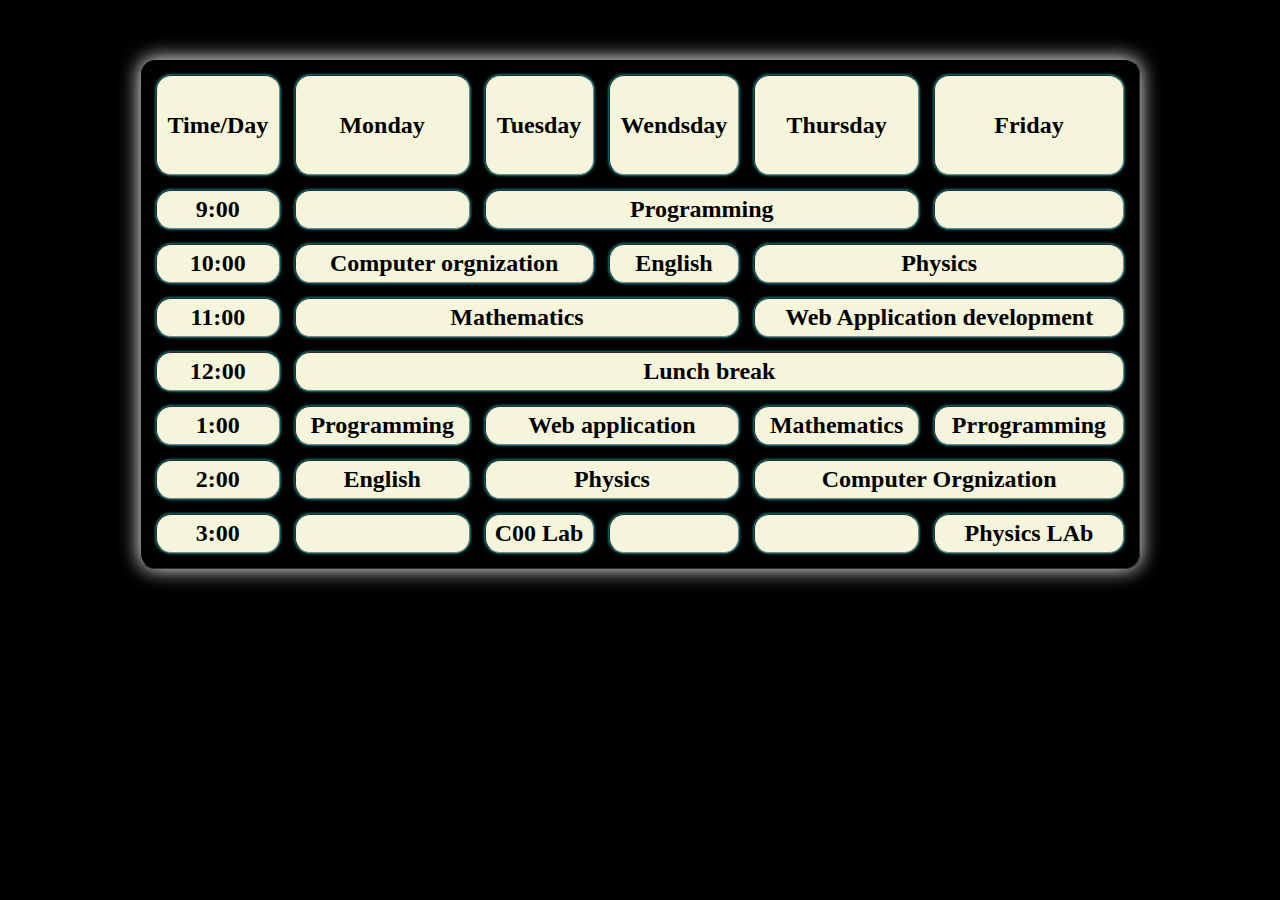
<file: index.html>
<!DOCTYPE html>
<html lang="en">
<head>
    <meta charset="UTF-8">
    <meta name="viewport" content="width=device-width, initial-scale=1.0">
    <title>Time table Year 2 part 2</title>
    <link rel="preconnect" href="https://fonts.googleapis.com">
    <link rel="preconnect" href="https://fonts.googleapis.com">
    <link rel="preconnect" href="https://fonts.gstatic.com" crossorigin>
    <link href="https://fonts.googleapis.com/css2?family=Roboto+Slab:wght@600&display=swap" rel="stylesheet">
    <style>
        *
        {
            font-family: 'Tilt Prism', cursive;
            font-size: x-large;
            text-decoration-color: aqua;
            font-weight: bolder;
        }
        body {background-color: black;}
        
        table {
            margin: auto;
            border-radius: 15px;
            box-shadow: 0 0 20px white;
            border-spacing: 15px;
        }
        td
        {
            box-shadow: 0 0 3px aqua;
            text-align: center;
            border-radius: 15px;
            padding: 5px 0;
            background-color:beige;
            transition: all 0.2s ease-in;
        }
        td:hover {
            transform: scale(1.2);
        }
      </style>
</head>
<body>
    <h1>Time table</h1>
    <table border="1" style="width: 1000px;">
        <tr style="height: 100px;">
            <td>Time/Day</td>
            <td>Monday</td>
            <td>Tuesday</td>
            <td>Wendsday</td>
            <td>Thursday</td>
            <td>Friday</td>
        </tr>
        <tr>
            <td>9:00</td>
            <td></td><td colspan="3">Programming<td>
        </tr>
        <tr>
            <td>10:00</td>
            <td colspan="2">Computer orgnization</td><td>English</td><td colspan="2">Physics</td>
        </tr>
        <tr>
            <td>11:00</td>
            <td colspan="3">Mathematics</td>
            <td colspan="2">Web Application development</td>
        </tr>
        <tr>
            <td>12:00</td>
            <td colspan="5">Lunch break</td>
        </tr>
        <tr>
            <td>1:00</td>
            <td>Programming</td>
            <td colspan="2">Web application</td>
            <td>Mathematics</td>
            <td>Prrogramming</td>
        </tr>
        <tr>
            <td>2:00</td>
            <td>English</td>
            <td colspan="2">Physics</td>
            <td colspan="2">Computer Orgnization</td>
        </tr>
        <tr>
            <td>3:00</td>
            <td></td><td>C00 Lab</td><td></td><td></td><td>Physics LAb</td>
        </tr>
    </table>

    
</body>
</html>
</file>
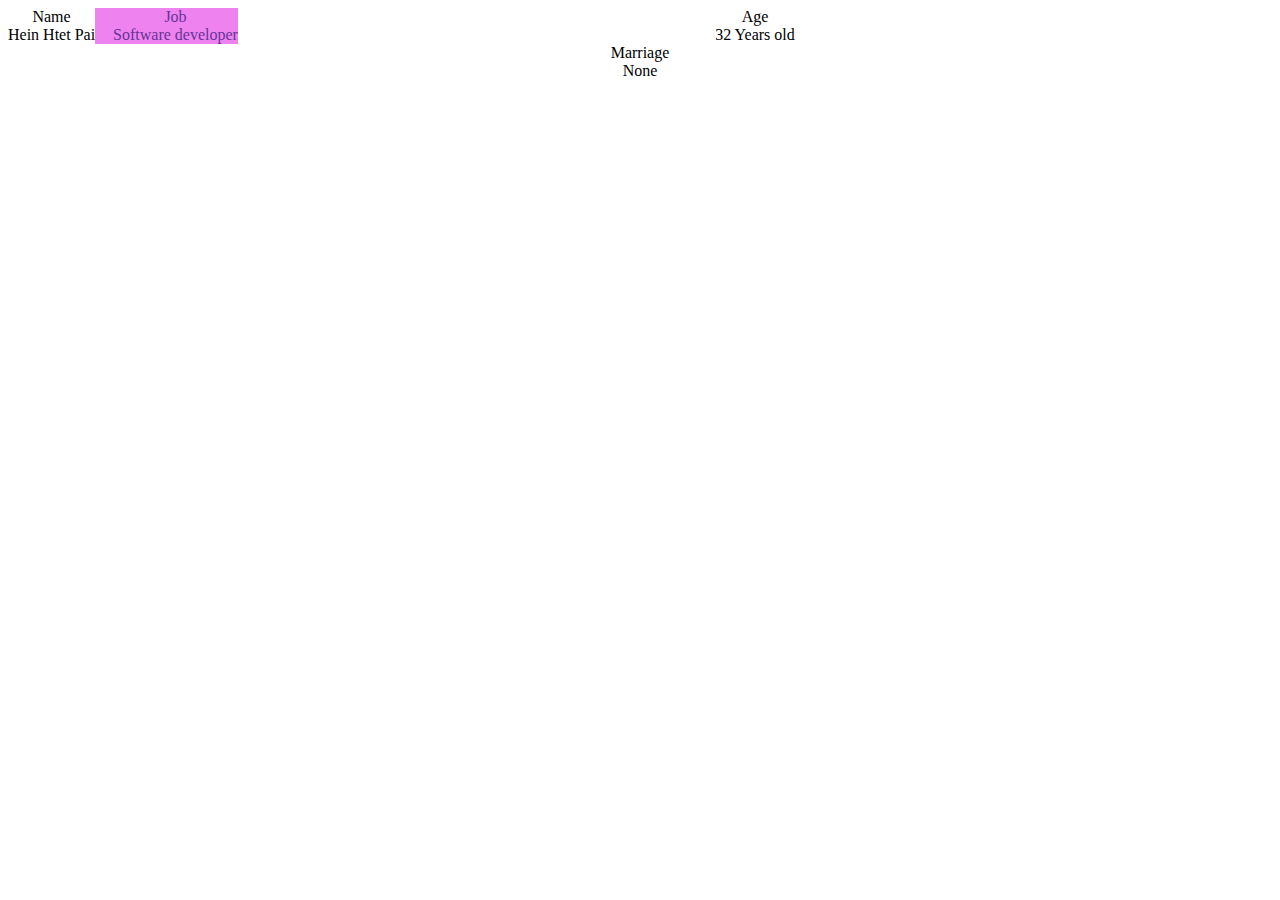
<file: DivUsage.html>
<!DOCTYPE html>
<html lang="en">
<head>
    <meta charset="UTF-8">
    <meta http-equiv="X-UA-Compatible" content="IE=edge">
    <meta name="viewport" content="width=device-width, initial-scale=1.0">
    <title>Document</title>
    <style>
        #name{
            
            float: left;
        }
        #job{
            padding-left: 18px;
            color: rebeccapurple;
            background-color: violet;
            float: left;
        }
        
    </style>
</head>
<body>
    <center>
    <div id="name">Name <br>Hein Htet Pai</div>
    <div id="job">Job <br> Software developer</div>
    <div id="age">Age <br>32 Years old</div>
    <div id="marriage">Marriage <br>None</div>
    </center>
</body>
</html>
</file>
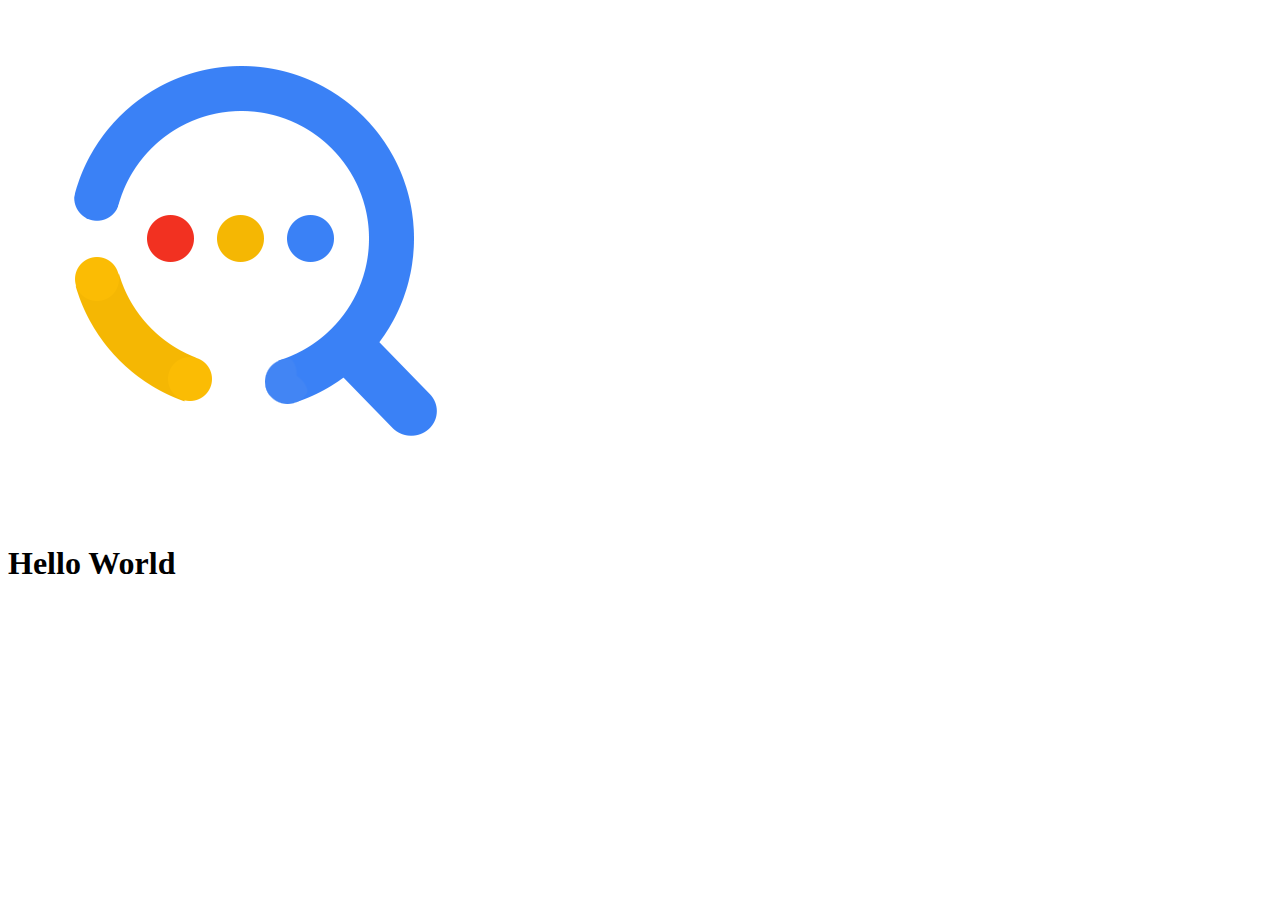
<file: fk.html>
<!DOCTYPE html>
<html>
<head>
	<meta charset="utf-8">
	<meta name="viewport" content="width=device-width, initial-scale=1">
	<title></title>
</head>
<body>
	<img src="unnamed.png">
	<figcaption>
		<h1>Hello World</h1>
	</figcaption>
</body>
</html>
</file>
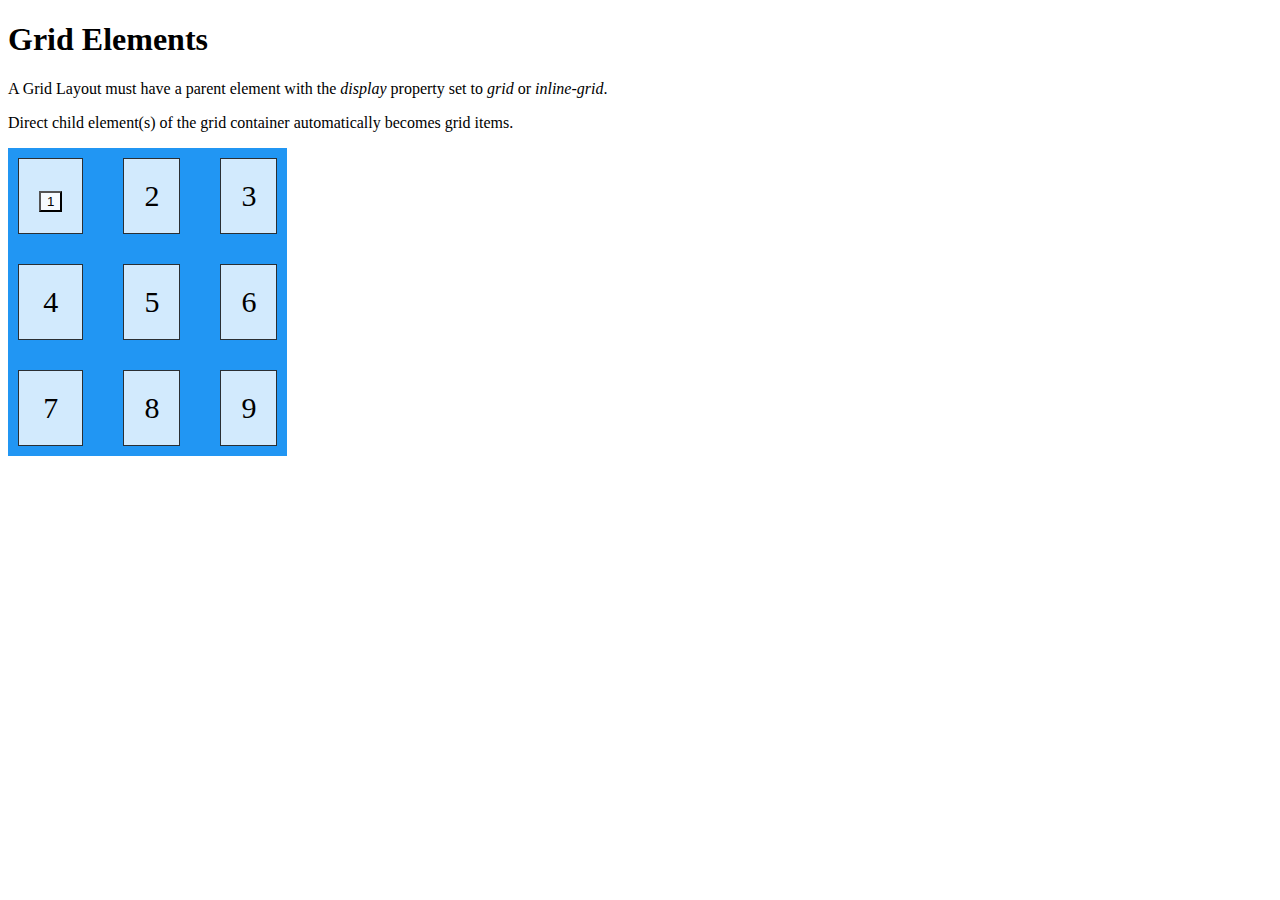
<file: grid.html>
<!DOCTYPE html>
<html>
<head>
  <meta charset="utf-8">
  <meta name="viewport" content="width=device-width, initial-scale=1">
  <title></title>
  <style>
.grid-container {
  display: inline-grid;
  grid-template-columns: auto auto auto;
  background-color: #2196F3;
  padding: 10px;
  grid-gap: 30px 40px;
}
button{
  background-color: rgba(255, 255, 255, 0.8);
  
  
  
}
.grid-item {

  background-color: rgba(255, 255, 255, 0.8);
  border: 1px solid rgba(0, 0, 0, 0.8);
  padding: 20px;
  font-size: 30px;
  text-align: center;
}
</style>
</head>
<body>
  <h1>Grid Elements</h1>

<p>A Grid Layout must have a parent element with the <em>display</em> property set to <em>grid</em> or <em>inline-grid</em>.</p>

<p>Direct child element(s) of the grid container automatically becomes grid items.</p>

<div class="grid-container">
  <div class="grid-item"><button >1</button></div>
  <div class="grid-item">2</div>
  <div class="grid-item">3</div>  
  <div class="grid-item">4</div>
  <div class="grid-item">5</div>
  <div class="grid-item">6</div>  
  <div class="grid-item">7</div>
  <div class="grid-item">8</div>
  <div class="grid-item">9</div>  
</div>
</body>
</html>
</file>
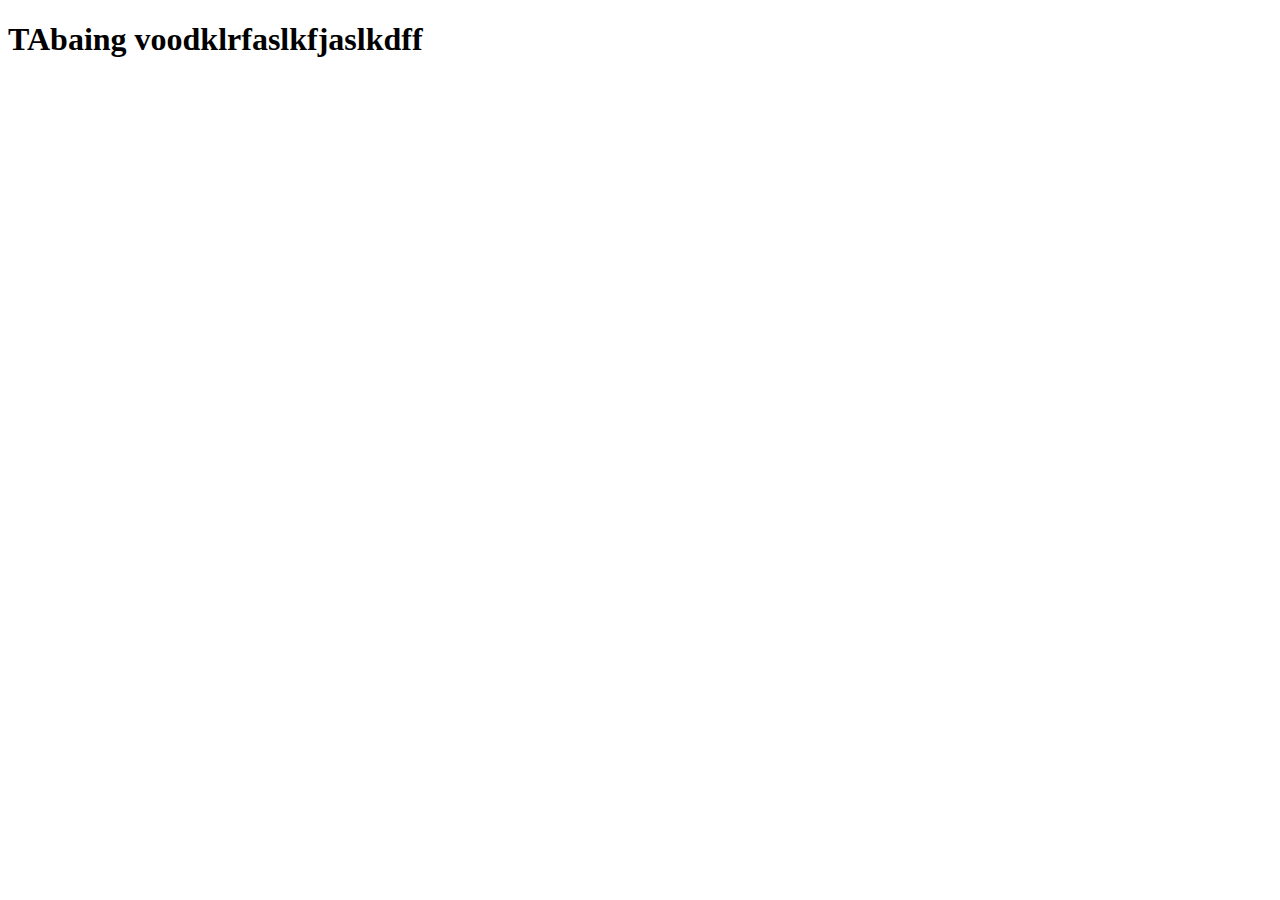
<file: Hein.html>
<!DOCTYPE html>
<html lang="en">
<head>
    <meta charset="UTF-8">
    <meta http-equiv="X-UA-Compatible" content="IE=edge">
    <meta name="viewport" content="width=device-width, initial-scale=1.0">
    <title>Document</title>
</head>
<body>
    <h1>TAbaing voodklrfaslkfjaslkdff</h1>
</body>
</file>
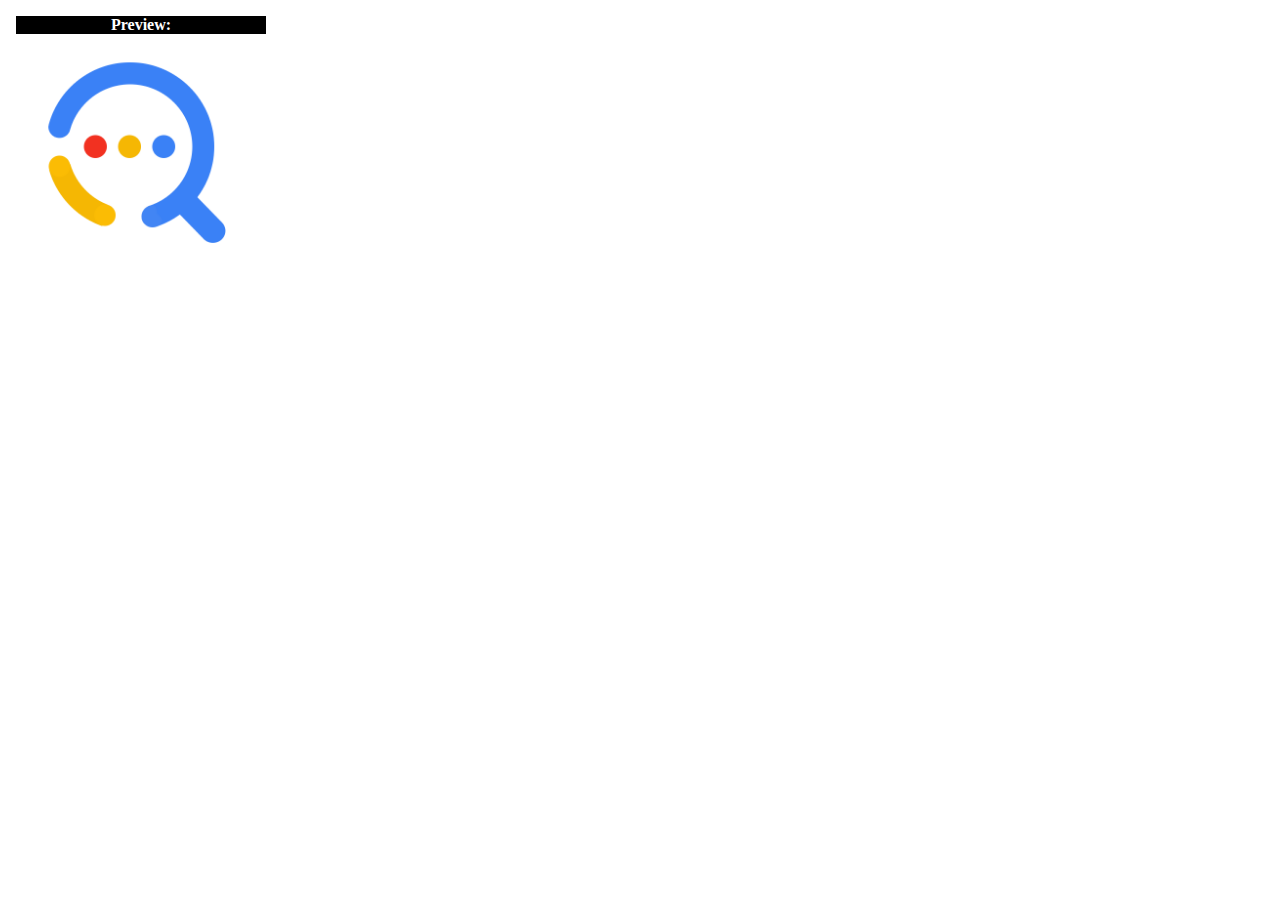
<file: Hover image.html>
<!DOCTYPE html>
<html>
<head>
	<meta charset="utf-8">
	<meta name="viewport" content="width=device-width, initial-scale=1">
	<title></title>
	<style> 

.hover-img {
  background-color: 
#000;
  color: 
#fff;
  display: inline-block;
  margin: 8px;
  max-width: 250px;
  min-width: 240px;
  overflow: hidden;
  position: relative;
  text-align: center;
  width: 100%;
}

.hover-img * {
  box-sizing: border-box;
  transition: all 0.45s ease;
}

.hover-img:before,
.hover-img:after {
  background-color: 
rgba(0, 0, 0, 0.5);
  border-top: 32px solid 
rgba(0, 0, 0, 0.5);
  border-bottom: 32px solid 
rgba(0, 0, 0, 0.5);
  position: absolute;
  top: 0;
  bottom: 0;
  left: 0;
  right: 0;
  content: '';
  transition: all 0.3s ease;
  z-index: 1;
  opacity: 0;
  transform: scaleY(2);
}

.hover-img img {
  vertical-align: top;
  max-width: 100%;
  backface-visibility: hidden;
}

.hover-img figcaption {
  position: absolute;
  top: 0;
  bottom: 0;
  left: 0;
  right: 0;
  align-items: center;
  z-index: 1;
  display: flex;
  flex-direction: column;
  justify-content: center;
  line-height: 1.1em;
  opacity: 0;
  z-index: 2;
  transition-delay: 0.1s;
  font-size: 24px;
  font-family: sans-serif;
  font-weight: 400;
  letter-spacing: 1px;
  text-transform: uppercase;
}

.hover-img:hover:before,
.hover-img:hover:after {
  transform: scale(1);
  opacity: 1;
}

.hover-img:hover > img {
  opacity: 0.7;
}

.hover-img:hover figcaption {
  opacity: 1;
}

</style>
</head>
<body>
	<figure class="hover-img"><strong>Preview:</strong><br>
  <img src="unnamed.png"/>
  <figcaption>
    <h3>Pansy <br/>Flower</h3>
  </figcaption>
</figure>
</body>
</html>
</file>
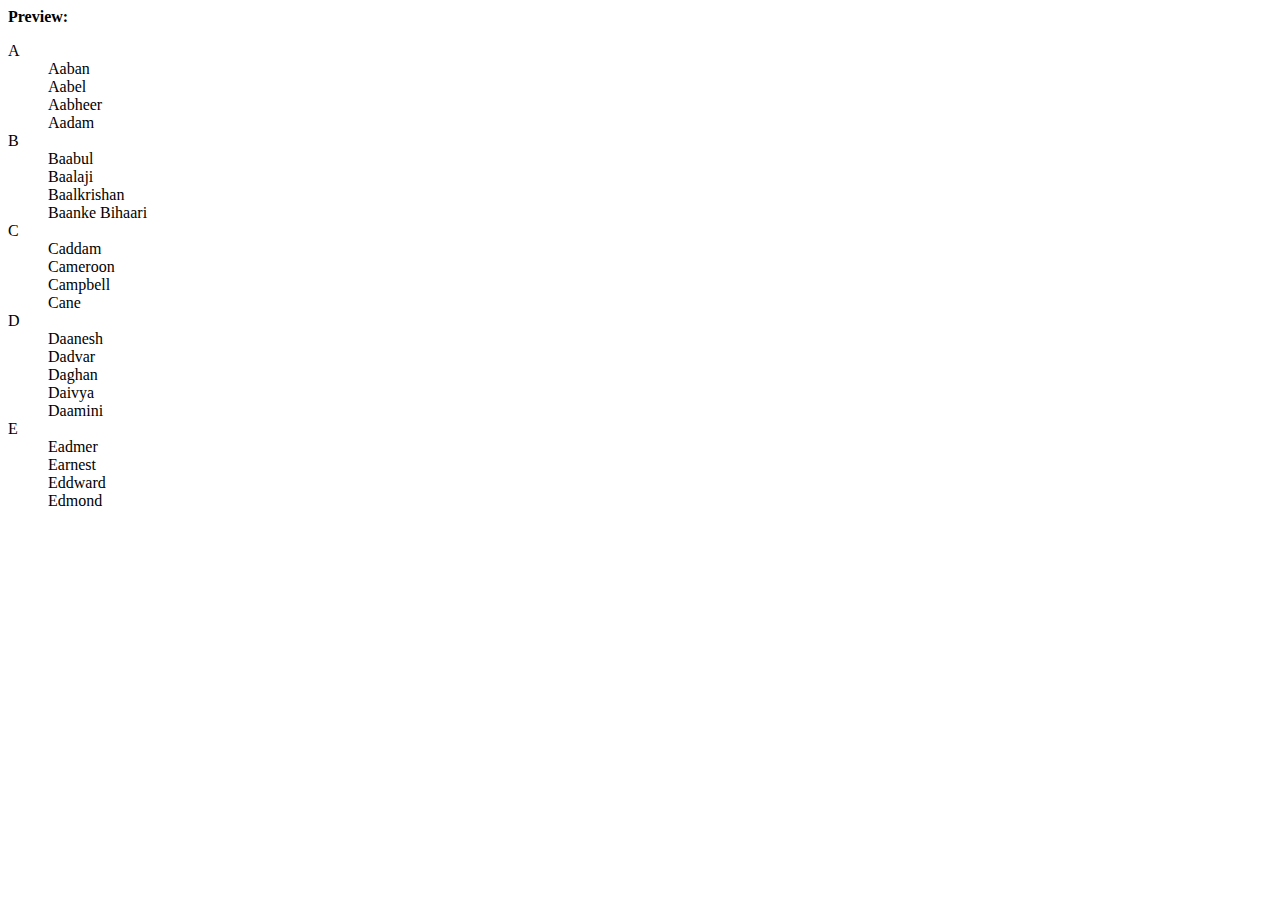
<file: list.html>
<!DOCTYPE html>
<html>
<head>
  <meta charset="utf-8">
  <meta name="viewport" content="width=device-width">
  <title>Using HTML, CSS create a list with floating headings for each section</title>
</head>
<body>
<strong>Preview:</strong>
<div class="container">
  <div class="floating-stack">
    <dl>
      <dt>A</dt>
      <dd>Aaban</dd>
      <dd>Aabel</dd>
	  <dd>Aabheer</dd>
	  <dd>Aadam</dd>

      <dt>B</dt>
      <dd>Baabul</dd>
      <dd>Baalaji</dd>
      <dd>Baalkrishan</dd>
      <dd>Baanke Bihaari</dd>

      <dt>C</dt>
      <dd>Caddam</dd>
      <dd>Cameroon</dd>
      <dd>Campbell</dd>
      <dd>Cane</dd>
     
      <dt>D</dt>
      <dd>Daanesh</dd>
	  <dd>Dadvar</dd>
	  <dd>Daghan</dd>
	  <dd>Daivya</dd>
      <dd>Daamini</dd>

      <dt>E</dt>
      <dd>Eadmer</dd>
      <dd>Earnest</dd>
      <dd>Eddward</dd>
      <dd>Edmond</dd>
      </dl>
  </div>
</div>
</body>
</html>
</file>
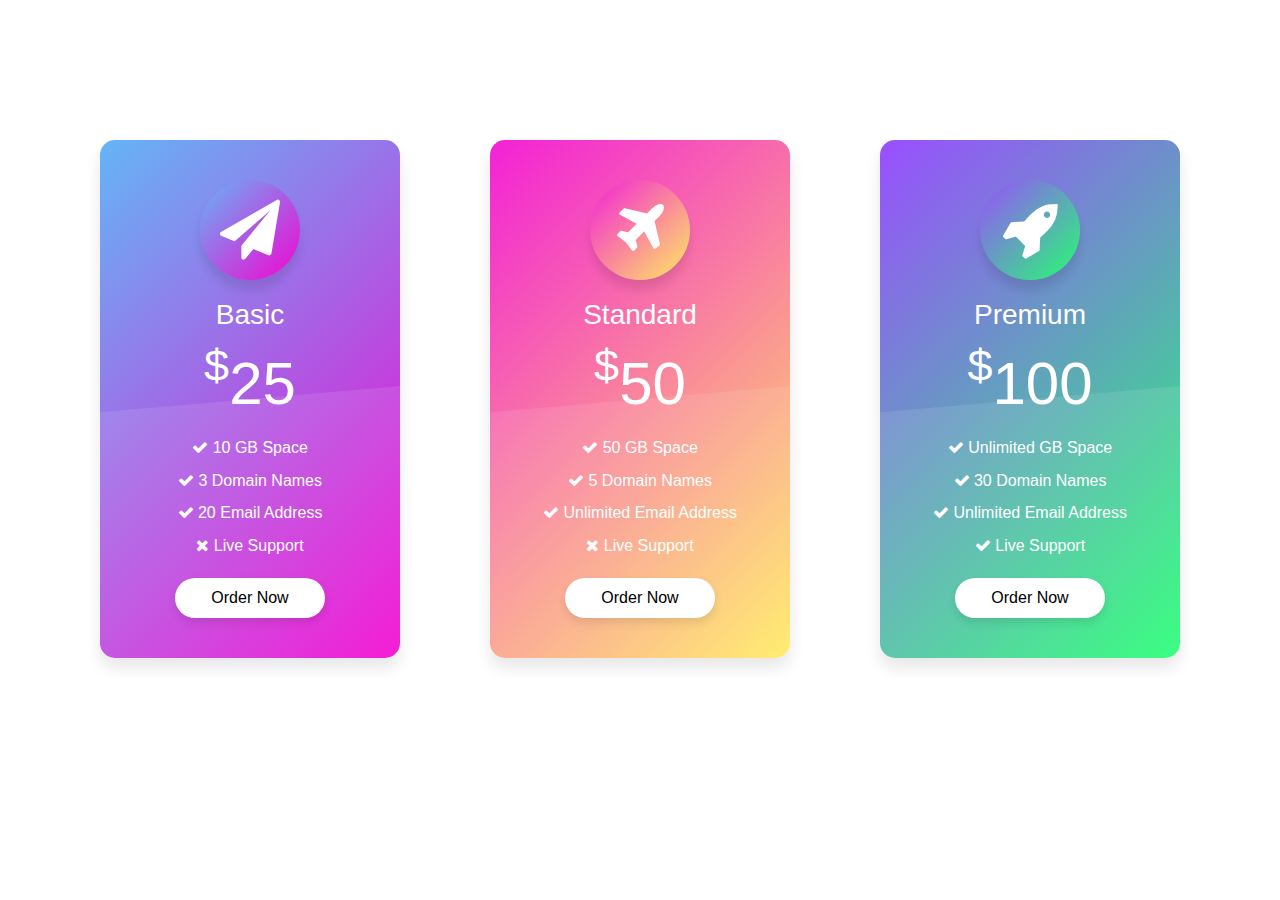
<file: MainProject.html>
<html>
<head>
  <meta charset="UTF-8">
  <title>Pricing Table</title>
  <meta name="viewport" content="width=device-width, initial-scale=1.0">
  <meta http-equiv="X-UA-Compatible" content="ie=edge">
    <link href="https://maxcdn.bootstrapcdn.com/bootstrap/3.3.7/css/bootstrap.min.css" rel="stylesheet" >
    <link href="https://maxcdn.bootstrapcdn.com/font-awesome/4.7.0/css/font-awesome.min.css" rel="stylesheet" >
    <link rel="stylesheet" type="text/css" href="MainProject.css" />
</head>
<body>
<section>
  <div class="container-fluid">
    <div class="container">
      <div class="row">
        <div class="col-sm-4">
          <div class="card text-center">
            <div class="title">
              <i class="fa fa-paper-plane" aria-hidden="true"></i>
              <h2>Basic</h2>
            </div>
            <div class="price">
              <h4><sup>$</sup>25</h4>
            </div>
            <div class="option">
              <ul>
              <li> <i class="fa fa-check" aria-hidden="true"></i> 10 GB Space </li>
              <li> <i class="fa fa-check" aria-hidden="true"></i> 3 Domain Names </li>
              <li> <i class="fa fa-check" aria-hidden="true"></i> 20 Email Address </li>
              <li> <i class="fa fa-times" aria-hidden="true"></i> Live Support </li>
              </ul>
            </div>
            <a href="#">Order Now </a>
          </div>
        </div>
        <!-- END Col one -->
        <div class="col-sm-4">
          <div class="card text-center">
            <div class="title">
              <i class="fa fa-plane" aria-hidden="true"></i>
              <h2>Standard</h2>
            </div>
            <div class="price">
              <h4><sup>$</sup>50</h4>
            </div>
            <div class="option">
              <ul>
              <li> <i class="fa fa-check" aria-hidden="true"></i> 50 GB Space </li>
              <li> <i class="fa fa-check" aria-hidden="true"></i> 5 Domain Names </li>
              <li> <i class="fa fa-check" aria-hidden="true"></i> Unlimited Email Address </li>
              <li> <i class="fa fa-times" aria-hidden="true"></i> Live Support </li>
              </ul>
            </div>
            <a href="#">Order Now </a>
          </div>
        </div>
        <!-- END Col two -->
        <div class="col-sm-4">
          <div class="card text-center">
            <div class="title">
              <i class="fa fa-rocket" aria-hidden="true"></i>
              <h2>Premium</h2>
            </div>
            <div class="price">
              <h4><sup>$</sup>100</h4>
            </div>
            <div class="option">
              <ul>
              <li> <i class="fa fa-check" aria-hidden="true"></i> Unlimited GB Space </li>
              <li> <i class="fa fa-check" aria-hidden="true"></i> 30 Domain Names </li>
              <li> <i class="fa fa-check" aria-hidden="true"></i> Unlimited Email Address </li>
              <li> <i class="fa fa-check" aria-hidden="true"></i> Live Support </li>
              </ul>
            </div>
            <a href="#">Order Now </a>
          </div>
        </div>
        <!-- END Col three -->
      </div>
    </div>
  </div>
</section>
</body>
</html>
</file>
<file: MainProject.css>
body{
  margin: 0;
  padding: 0;
 font-family: 'Roboto', sans-serif !important;
}
section{
  width: 100%;
  height: 100vh;
  -webkit-box-sizing: border-box;
          box-sizing: border-box;
          padding: 140px 0;
}
.card{
  position: relative;
  max-width: 300px;
  height: auto;
  background: linear-gradient(-45deg,#fe0847,#feae3f);
  border-radius: 15px;
  margin: 0 auto;
  padding: 40px 20px;
  -webkit-box-shadow: 0 10px 15px rgba(0,0,0,.1) ;
          box-shadow: 0 10px 15px rgba(0,0,0,.1) ;
-webkit-transition: .5s;
transition: .5s;
}
.card:hover{
  -webkit-transform: scale(1.1);
          transform: scale(1.1);
}
.col-sm-4:nth-child(1) .card ,
.col-sm-4:nth-child(1) .card .title .fa{
  background: linear-gradient(-45deg,#f403d1,#64b5f6);

}
.col-sm-4:nth-child(2) .card,
.col-sm-4:nth-child(2) .card .title .fa{
  background: linear-gradient(-45deg,#ffec61,#f321d7);

}
.col-sm-4:nth-child(3) .card,
.col-sm-4:nth-child(3) .card .title .fa{
  background: linear-gradient(-45deg,#24ff72,#9a4eff);

}
.card::before{
  content: '';
  position: absolute;
  bottom: 0;
  left: 0;
  width: 100%;
  height: 40%;
  background: rgba(255, 255, 255, .1);
z-index: 1;
-webkit-transform: skewY(-5deg) scale(1.5);
        transform: skewY(-5deg) scale(1.5);
}
.title .fa{
  color:#fff;
  font-size: 60px;
  width: 100px;
  height: 100px;
  border-radius:  50%;
  text-align: center;
  line-height: 100px;
  -webkit-box-shadow: 0 10px 10px rgba(0,0,0,.1) ;
          box-shadow: 0 10px 10px rgba(0,0,0,.1) ;

}
.title h2 {
  position: relative;
  margin: 20px  0 0;
  padding: 0;
  color: #fff;
  font-size: 28px;
 z-index: 2;
}
.price,.option{
  position: relative;
  z-index: 2;
}
.price h4 {
margin: 0;
padding: 20px 0 ;
color: #fff;
font-size: 60px;
}
.option ul {
  margin: 0;
  padding: 0;

}
.option ul li {
margin: 0 0 10px;
padding: 0;
list-style: none;
color: #fff;
font-size: 16px;
}
.card a {
  position: relative;
  z-index: 2;
  background: #fff;
  color : black;
  width: 150px;
  height: 40px;
  line-height: 40px;
  border-radius: 40px;
  display: block;
  text-align: center;
  margin: 20px auto 0 ;
  font-size: 16px;
  cursor: pointer;
  -webkit-box-shadow: 0 5px 10px rgba(0, 0, 0, .1);
          box-shadow: 0 5px 10px rgba(0, 0, 0, .1);

}
.card a:hover{
    text-decoration: none;
}
</file>
